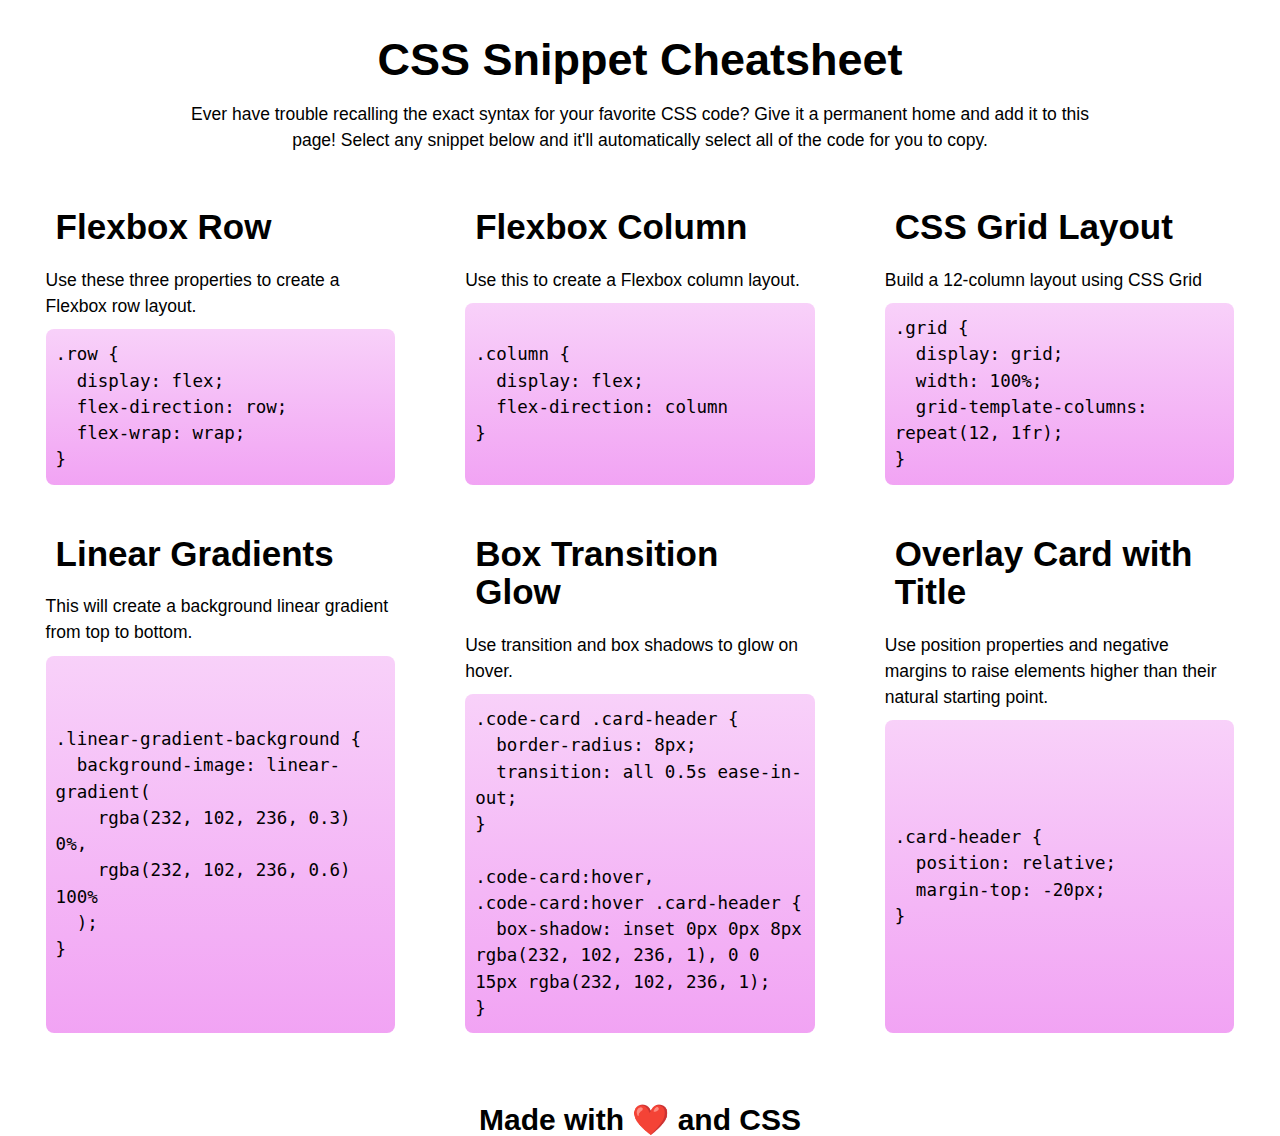
<file: index.html>
<!DOCTYPE html>
<html lang="en-gb">

<head>
    <meta charset="UTF-8" />
    <meta name="viewport" content="width=device-width, initial-scale=1.0" />
    <title>CSS Snippet Cheatsheet</title>
    <link rel="stylesheet" href="assets/css/reset.css" />
    <link rel="stylesheet" href="./assets/css/style.css" />
</head>

<body>
    <header>
        <h1 class="page-title">CSS Snippet Cheatsheet</h1>
        <p>
            Ever have trouble recalling the exact syntax for your favorite CSS code?
            Give it a permanent home and add it to this page! Select any snippet
            below and it'll automatically select all of the code for you to copy.
        </p>
    </header>

    <main>
        <section class="row justify-center">
            <div class="card-column">
                <figure class="card code-card">
                    <h2 class="card-header">Flexbox Row</h2>
                    <div class="card-body">
                        <p>Use these three properties to create a Flexbox row layout.</p>
                    </div>
                    <!-- with the <pre> element, it counts all spaces literally, so proper code indentation cannot be applied in this case -->
                    <pre class="code-block"><code>.row {
  display: flex;
  flex-direction: row;
  flex-wrap: wrap;
}</code>
</pre>
                </figure>
            </div>
            <div class="card-column">
                <figure class="card code-card">
                    <h2 class="card-header">Flexbox Column</h2>
                    <div class="card-body">
                        <p>Use this to create a Flexbox column layout.</p>
                    </div>
                    <pre class="code-block"><code>.column {
  display: flex;
  flex-direction: column
}</code></pre>
                </figure>
            </div>

            <div class="card-column">
                <figure class="card code-card">
                    <h2 class="card-header">CSS Grid Layout</h2>
                    <div class="card-body">
                        <p>Build a 12-column layout using CSS Grid</p>
                    </div>
                    <pre class="code-block"><code>.grid {
  display: grid;
  width: 100%;
  grid-template-columns: repeat(12, 1fr);
}</code></pre>
                </figure>
            </div>
            <div class="card-column">
                <figure class="card code-card">
                    <h2 class="card-header">Linear Gradients</h2>
                    <div class="card-body">
                        <p>
                            This will create a background linear gradient from top to
                            bottom.
                        </p>
                    </div>
                    <pre class="code-block"><code>.linear-gradient-background {
  background-image: linear-gradient(
    rgba(232, 102, 236, 0.3) 0%,
    rgba(232, 102, 236, 0.6) 100%
  );
}</code></pre>
                </figure>
            </div>
            <div class="card-column">
                <figure class="card code-card">
                    <h2 class="card-header">Box Transition Glow</h2>
                    <div class="card-body">
                        <p>Use transition and box shadows to glow on hover.</p>
                    </div>
                    <pre class="code-block"><code>.code-card .card-header {
  border-radius: 8px;
  transition: all 0.5s ease-in-out;
}

.code-card:hover,
.code-card:hover .card-header {
  box-shadow: inset 0px 0px 8px rgba(232, 102, 236, 1), 0 0 15px rgba(232, 102, 236, 1);
}</code></pre>
                </figure>
            </div>

            <div class="card-column">
                <figure class="card code-card">
                    <h2 class="card-header">Overlay Card with Title</h2>
                    <div class="card-body">
                        <p>
                            Use position properties and negative margins to raise elements
                            higher than their natural starting point.
                        </p>
                    </div>
                    <pre class="code-block"><code>.card-header {
  position: relative;
  margin-top: -20px;
}</code></pre>
                </figure>
            </div>
        </section>
    </main>

    <footer>
        <h3>Made with <span role="img" aria-label="heart">❤️</span> and CSS</h3>
    </footer>
</body>

</html>
</file>
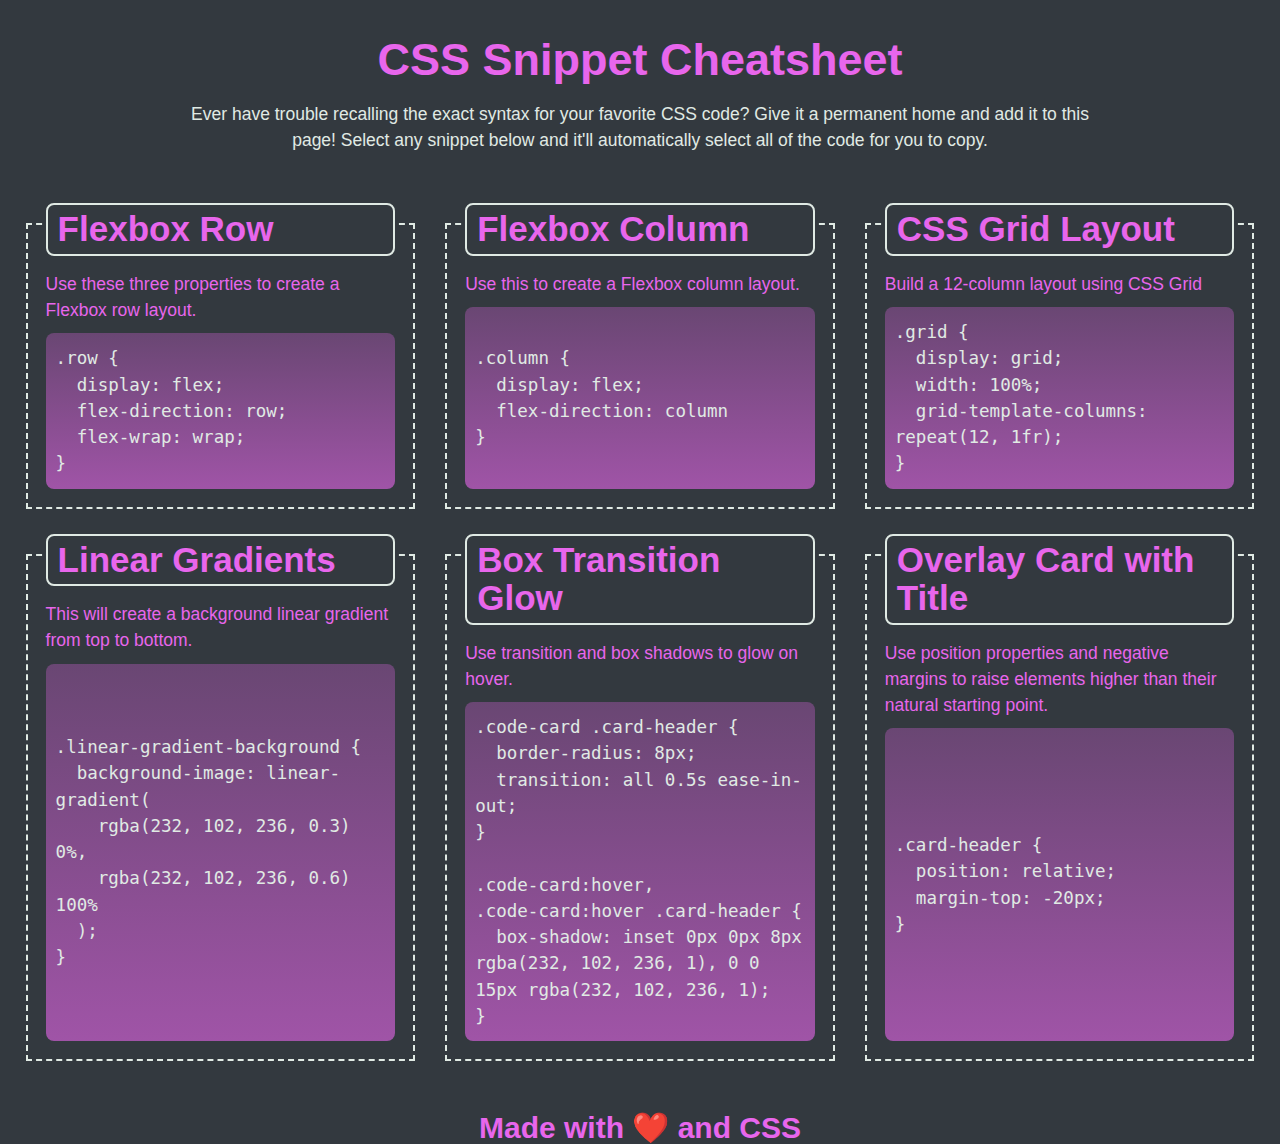
<file: 7-mini-project/index.html>
<!DOCTYPE html>
<html lang="en-gb">

<head>
    <meta charset="UTF-8" />
    <meta name="viewport" content="width=device-width, initial-scale=1.0" />
    <title>CSS Snippet Cheatsheet</title>
    <link rel="stylesheet" href="assets/reset.css" />
    <link rel="stylesheet" href="assets/style.css" />
</head>

<body>
    <header>
        <h1 class="page-title">CSS Snippet Cheatsheet</h1>
        <p>
            Ever have trouble recalling the exact syntax for your favorite CSS code?
            Give it a permanent home and add it to this page! Select any snippet
            below and it'll automatically select all of the code for you to copy.
        </p>
    </header>

    <main>
        <section class="row justify-center">
            <div class="card-column">
                <figure class="card code-card">
                    <h2 class="card-header">Flexbox Row</h2>
                    <div class="card-body">
                        <p>Use these three properties to create a Flexbox row layout.</p>
                    </div>
                    <!-- with the <pre> element, it counts all spaces literally, so proper code indentation cannot be applied in this case -->
                    <pre class="code-block"><code>.row {
  display: flex;
  flex-direction: row;
  flex-wrap: wrap;
}</code>
</pre>
                </figure>
            </div>
            <div class="card-column">
                <figure class="card code-card">
                    <h2 class="card-header">Flexbox Column</h2>
                    <div class="card-body">
                        <p>Use this to create a Flexbox column layout.</p>
                    </div>
                    <pre class="code-block"><code>.column {
  display: flex;
  flex-direction: column
}</code></pre>
                </figure>
            </div>

            <div class="card-column">
                <figure class="card code-card">
                    <h2 class="card-header">CSS Grid Layout</h2>
                    <div class="card-body">
                        <p>Build a 12-column layout using CSS Grid</p>
                    </div>
                    <pre class="code-block"><code>.grid {
  display: grid;
  width: 100%;
  grid-template-columns: repeat(12, 1fr);
}</code></pre>
                </figure>
            </div>
            <div class="card-column">
                <figure class="card code-card">
                    <h2 class="card-header">Linear Gradients</h2>
                    <div class="card-body">
                        <p>
                            This will create a background linear gradient from top to
                            bottom.
                        </p>
                    </div>
                    <pre class="code-block"><code>.linear-gradient-background {
  background-image: linear-gradient(
    rgba(232, 102, 236, 0.3) 0%,
    rgba(232, 102, 236, 0.6) 100%
  );
}</code></pre>
                </figure>
            </div>
            <div class="card-column">
                <figure class="card code-card">
                    <h2 class="card-header">Box Transition Glow</h2>
                    <div class="card-body">
                        <p>Use transition and box shadows to glow on hover.</p>
                    </div>
                    <pre class="code-block"><code>.code-card .card-header {
  border-radius: 8px;
  transition: all 0.5s ease-in-out;
}

.code-card:hover,
.code-card:hover .card-header {
  box-shadow: inset 0px 0px 8px rgba(232, 102, 236, 1), 0 0 15px rgba(232, 102, 236, 1);
}</code></pre>
                </figure>
            </div>

            <div class="card-column">
                <figure class="card code-card">
                    <h2 class="card-header">Overlay Card with Title</h2>
                    <div class="card-body">
                        <p>
                            Use position properties and negative margins to raise elements
                            higher than their natural starting point.
                        </p>
                    </div>
                    <pre class="code-block"><code>.card-header {
  position: relative;
  margin-top: -20px;
}</code></pre>
                </figure>
            </div>
        </section>
    </main>

    <footer>
        <h3>Made with <span role="img" aria-label="heart">❤️</span> and CSS</h3>
    </footer>
</body>

</html>
</file>
<file: assets/css/style.css>
* color scheme sourced from http: //khroma.co/generator/ */

:root {
    --outer-space: #33393f;
    --bright-turquoise: #2aefcb;
    --gin: #e0eae4;
    --heliotrope: #e866ec;
}

/* set content highlight color and background */
::selection {
    background-color: var(--bright-turquoise);
    color: var(--outer-space);
}

html {
    /* set 1rem to 10px instead of native 16px to make it easier to calculate font-size values for the rest of the page (e.g. 1.6rem is 16px, 2.0rem is 20px, etc.) */
    font-size: 62.5%;
}

body {
    /* Sans Serif font stack is implemented to help select the best font for each type of computer operating system */
    font-family: -apple-system, BlinkMacSystemFont, 'Segoe UI', Roboto, Helvetica,
        Arial, sans-serif, 'Apple Color Emoji', 'Segoe UI Emoji', 'Segoe UI Symbol';

    /* set body font size to 1.75rem, which is 1.75x more than the font-size of 10px, making it 17.5px  */
    font-size: 1.75rem;
    line-height: 1.5;
    color: var(--gin);
    background-color: var(--outer-space);
}

h1,
h2,
h3,
h4,
h5,
h6 {
    margin-bottom: 0.625rem;
    color: var(--heliotrope);
    font-weight: 700;
    line-height: 1.1;
}

h1 {
    /* 4rem = 40px (4 * 10px) */
    font-size: 4rem;
}

h2 {
    font-size: 3.5rem;
}

h3 {
    font-size: 3rem;
}

h4 {
    font-size: 2.5rem;
}

h5 {
    font-size: 2rem;
}

h6 {
    font-size: 1.5rem;
}

p {
    margin-bottom: 1rem;
}

code {
    /* Monospace font stack is used for our code blocks to make it look more like code */
    font-family: Consolas, 'Andale Mono WT', 'Andale Mono', 'Lucida Console',
        'Lucida Sans Typewriter', 'DejaVu Sans Mono', 'Bitstream Vera Sans Mono',
        'Liberation Mono', 'Nimbus Mono L', Monaco, 'Courier New', Courier,
        monospace;
}

header {
    width: 96%;
    margin: 0 auto;
    padding: 2.5rem;
    text-align: center;
}

header h1.page-title {
    padding: 1rem 1.2rem;
    font-size: 4.5rem;
}

main {
    width: 96%;
    margin: 2rem auto;
}

footer {
    margin: 1.5rem;
    text-align: center;
}

/* create our main grid with flexbox, use negative margins to offset the padding on the .card-column class */
.row {
    display: flex;
    flex-wrap: wrap;
    flex-direction: row;
    margin-left: -1.5rem;
    margin-right: -1.5rem;
}

.justify-center {
    justify-content: center;
}

/* using a mobile-first approach, set base column width to be 100% and we'll update it using media queries for larger screen sizes */
.card-column {
    flex: 1 0 100%;
    padding: 1.5rem;
    /* when the screen resizes, make it so our columns don't jump in size */
    transition: flex-basis 500ms linear;
    margin-bottom: 1.5rem;
}

/* make each code card a flexbox column to align and justify content within it */
.code-card {
    display: flex;
    flex-direction: column;
    justify-content: flex-start;
    min-height: 100%;
    padding: 2rem;
    color: var(--heliotrope);

    /* outline is like border, but on the outside of the box instead of inside */
    outline: 2px dashed var(--gin);
    outline-offset: -2px;
    transition: all 0.5s ease-in-out;
}

.code-card .card-header {
    /* use position and negative margins to move title of card over the card's outline and create an overlap effect */
    position: relative;
    margin: -4rem 0 1.5rem 0;
    padding: 0.5rem 1rem;
    background-color: var(--outer-space);
    color: var(--heliotrope);
    border: 2px solid var(--gin);
    border-radius: 8px;
    transition: all 0.5s ease-in-out;
}

/* set an outer and inner drop shadow on the card to create a glowing effect on hover */
.code-card:hover,
.code-card:hover .card-header {
    box-shadow: inset 0px 0px 8px var(--heliotrope), 0 0 15px var(--heliotrope);
}

/* each card's code block grows to the height of the largest code block on the page, making each card even in height */
.code-card .code-block {
    flex-grow: 1;
}

.code-card pre {
    /* set styles to make it so code wraps in <pre> instead of overflowing */
    white-space: pre-wrap;
    overflow: auto;
    tab-size: 4;
    padding: 1.2rem 1rem;
    color: var(--gin);
    border-radius: 8px;
    /* use linear-gradient() function to create a fading background  */
    background-image: linear-gradient(rgba(232, 102, 236, 0.3) 0%,
            rgba(232, 102, 236, 0.6) 100%);
    display: flex;
    align-items: center;
}

/* on <pre> click, select all contents so the code is highlighted */
.code-card pre:active {
    user-select: all;
}

/* using a mobile-first approach, use `min-width` values going from narrow -> wide for a responsive design */
@media screen and (min-width: 768px) {

    /* on tablets, set columns to only be 50% of the width and not grow */
    .card-column {
        flex: 0 0 50%;
        max-width: 50%;
    }

    /* select the last child to grow to full width if it has space to grow */
    .card-column:last-child {
        flex-grow: 1;
    }
}

/* media query for larger screens */
@media screen and (min-width: 992px) {
    header {
        width: 75%;
    }

    .card-column {
        flex: 0 0 33.333%;
        max-width: 33.333%;
    }
}
</file>
<file: 7-mini-project/assets/style.css>
:root {
    --outer-space: #33393f;
    --bright-turquoise: #2aefcb;
    --gin: #e0eae4;
    --heliotrope: #e866ec;
}

/* set content highlight color and background */
::selection {
    background-color: var(--bright-turquoise);
    color: var(--outer-space);
}

html {
    /* set 1rem to 10px instead of native 16px to make it easier to calculate font-size values for the rest of the page (e.g. 1.6rem is 16px, 2.0rem is 20px, etc.) */
    font-size: 62.5%;
}

body {
    /* Sans Serif font stack is implemented to help select the best font for each type of computer operating system */
    font-family: -apple-system, BlinkMacSystemFont, 'Segoe UI', Roboto, Helvetica,
        Arial, sans-serif, 'Apple Color Emoji', 'Segoe UI Emoji', 'Segoe UI Symbol';

    /* set body font size to 1.75rem, which is 1.75x more than the font-size of 10px, making it 17.5px  */
    font-size: 1.75rem;
    line-height: 1.5;
    color: var(--gin);
    background-color: var(--outer-space);
}

h1,
h2,
h3,
h4,
h5,
h6 {
    margin-bottom: 0.625rem;
    color: var(--heliotrope);
    font-weight: 700;
    line-height: 1.1;
}

h1 {
    /* 4rem = 40px (4 * 10px) */
    font-size: 4rem;
}

h2 {
    font-size: 3.5rem;
}

h3 {
    font-size: 3rem;
}

h4 {
    font-size: 2.5rem;
}

h5 {
    font-size: 2rem;
}

h6 {
    font-size: 1.5rem;
}

p {
    margin-bottom: 1rem;
}

code {
    /* Monospace font stack is used for our code blocks to make it look more like code */
    font-family: Consolas, 'Andale Mono WT', 'Andale Mono', 'Lucida Console',
        'Lucida Sans Typewriter', 'DejaVu Sans Mono', 'Bitstream Vera Sans Mono',
        'Liberation Mono', 'Nimbus Mono L', Monaco, 'Courier New', Courier,
        monospace;
}

header {
    width: 96%;
    margin: 0 auto;
    padding: 2.5rem;
    text-align: center;
}

header h1.page-title {
    padding: 1rem 1.2rem;
    font-size: 4.5rem;
}

main {
    width: 96%;
    margin: 2rem auto;
}

footer {
    margin: 1.5rem;
    text-align: center;
}

/* create our main grid with flexbox, use negative margins to offset the padding on the .card-column class */
.row {
    display: flex;
    flex-wrap: wrap;
    flex-direction: row;
    margin-left: -1.5rem;
    margin-right: -1.5rem;
}

.justify-center {
    justify-content: center;
}

/* using a mobile-first approach, set base column width to be 100% and we'll update it using media queries for larger screen sizes */
.card-column {
    flex: 1 0 100%;
    padding: 1.5rem;
    /* when the screen resizes, make it so our columns don't jump in size */
    transition: flex-basis 500ms linear;
    margin-bottom: 1.5rem;
}

/* make each code card a flexbox column to align and justify content within it */
.code-card {
    display: flex;
    flex-direction: column;
    justify-content: flex-start;
    min-height: 100%;
    padding: 2rem;
    color: var(--heliotrope);

    /* outline is like border, but on the outside of the box instead of inside */
    outline: 2px dashed var(--gin);
    outline-offset: -2px;
    transition: all 0.5s ease-in-out;
}

.code-card .card-header {
    /* use position and negative margins to move title of card over the card's outline and create an overlap effect */
    position: relative;
    margin: -4rem 0 1.5rem 0;
    padding: 0.5rem 1rem;
    background-color: var(--outer-space);
    color: var(--heliotrope);
    border: 2px solid var(--gin);
    border-radius: 8px;
    transition: all 0.5s ease-in-out;
}

/* set an outer and inner drop shadow on the card to create a glowing effect on hover */
.code-card:hover,
.code-card:hover .card-header {
    box-shadow: inset 0px 0px 8px var(--heliotrope), 0 0 15px var(--heliotrope);
}

/* each card's code block grows to the height of the largest code block on the page, making each card even in height */
.code-card .code-block {
    flex-grow: 1;
}

.code-card pre {
    /* set styles to make it so code wraps in <pre> instead of overflowing */
    white-space: pre-wrap;
    overflow: auto;
    tab-size: 4;
    padding: 1.2rem 1rem;
    color: var(--gin);
    border-radius: 8px;
    /* use linear-gradient() function to create a fading background  */
    background-image: linear-gradient(rgba(232, 102, 236, 0.3) 0%,
            rgba(232, 102, 236, 0.6) 100%);
    display: flex;
    align-items: center;
}

/* on <pre> click, select all contents so the code is highlighted */
.code-card pre:active {
    user-select: all;
}

/* using a mobile-first approach, use `min-width` values going from narrow -> wide for a responsive design */
@media screen and (min-width: 768px) {

    /* on tablets, set columns to only be 50% of the width and not grow */
    .card-column {
        flex: 0 0 50%;
        max-width: 50%;
    }

    /* select the last child to grow to full width if it has space to grow */
    .card-column:last-child {
        flex-grow: 1;
    }
}

/* media query for larger screens */
@media screen and (min-width: 992px) {
    header {
        width: 75%;
    }

    .card-column {
        flex: 0 0 33.333%;
        max-width: 33.333%;
    }
}
</file>
